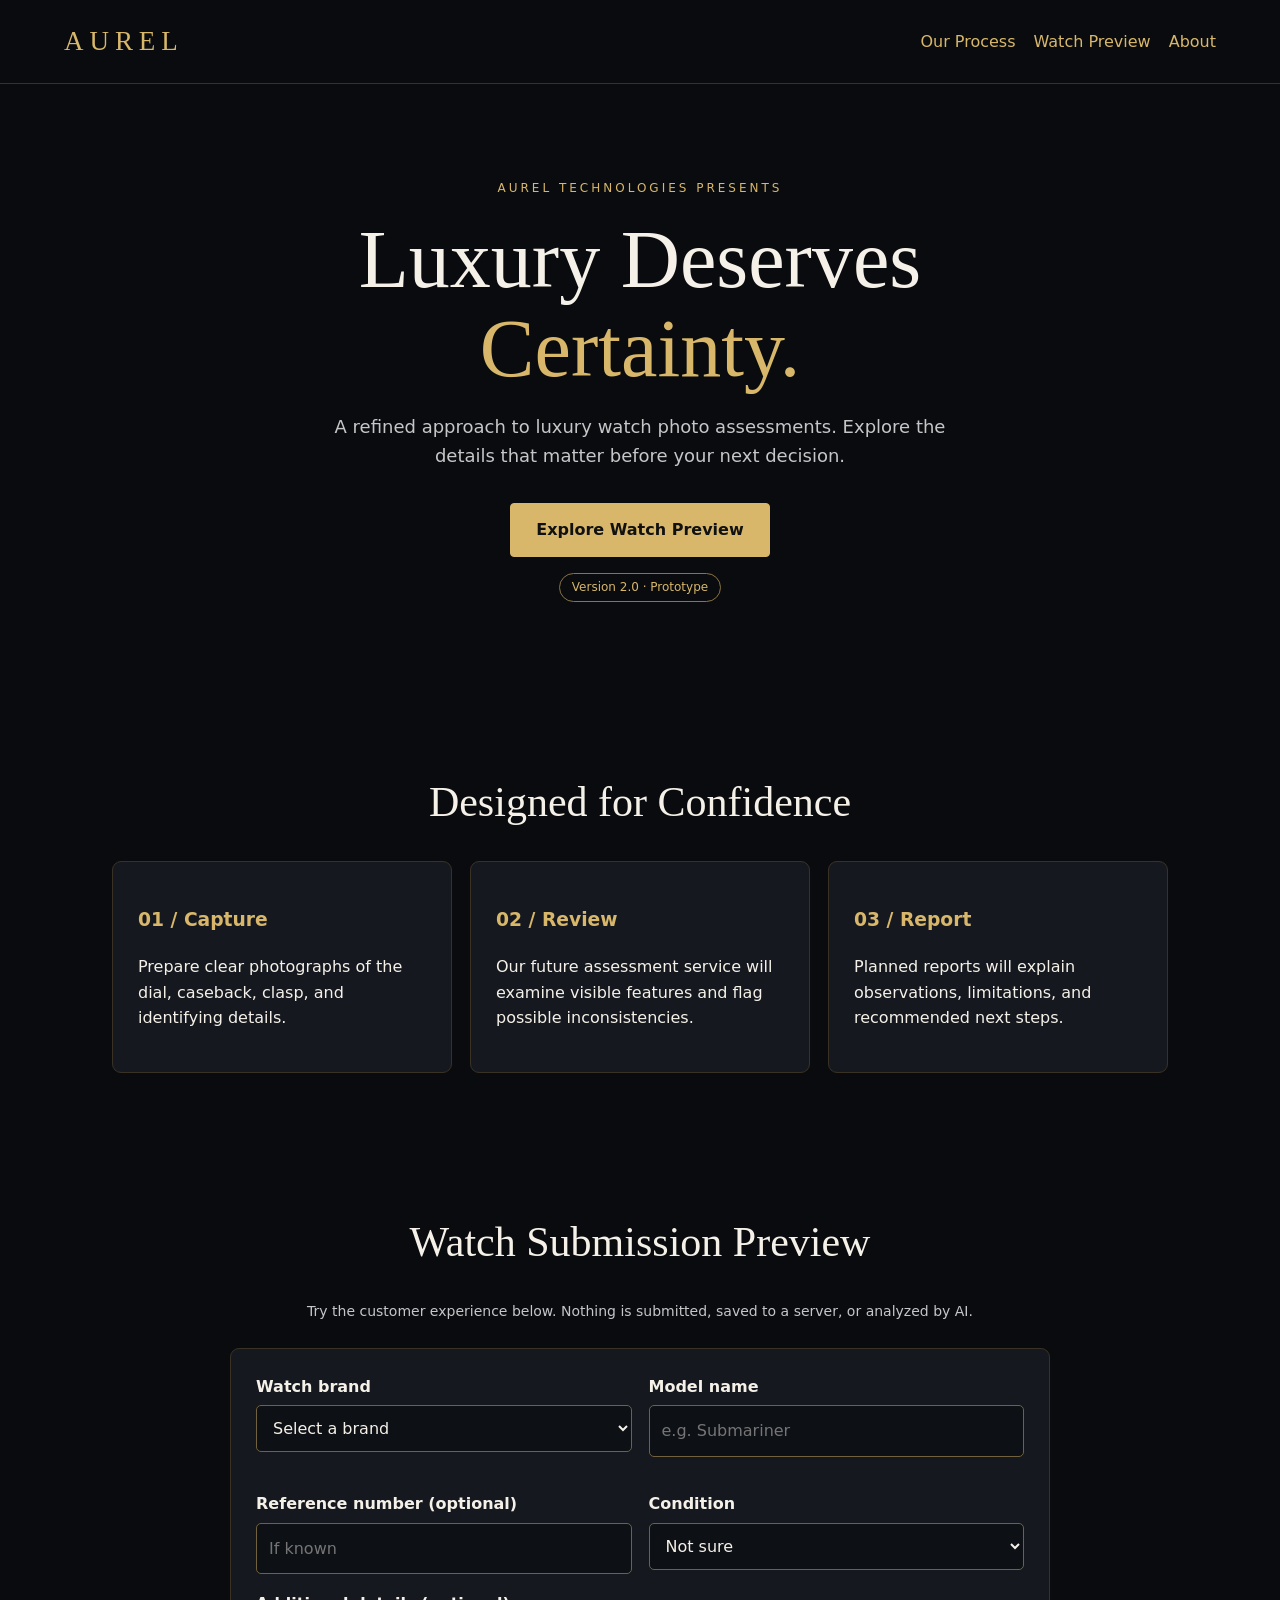
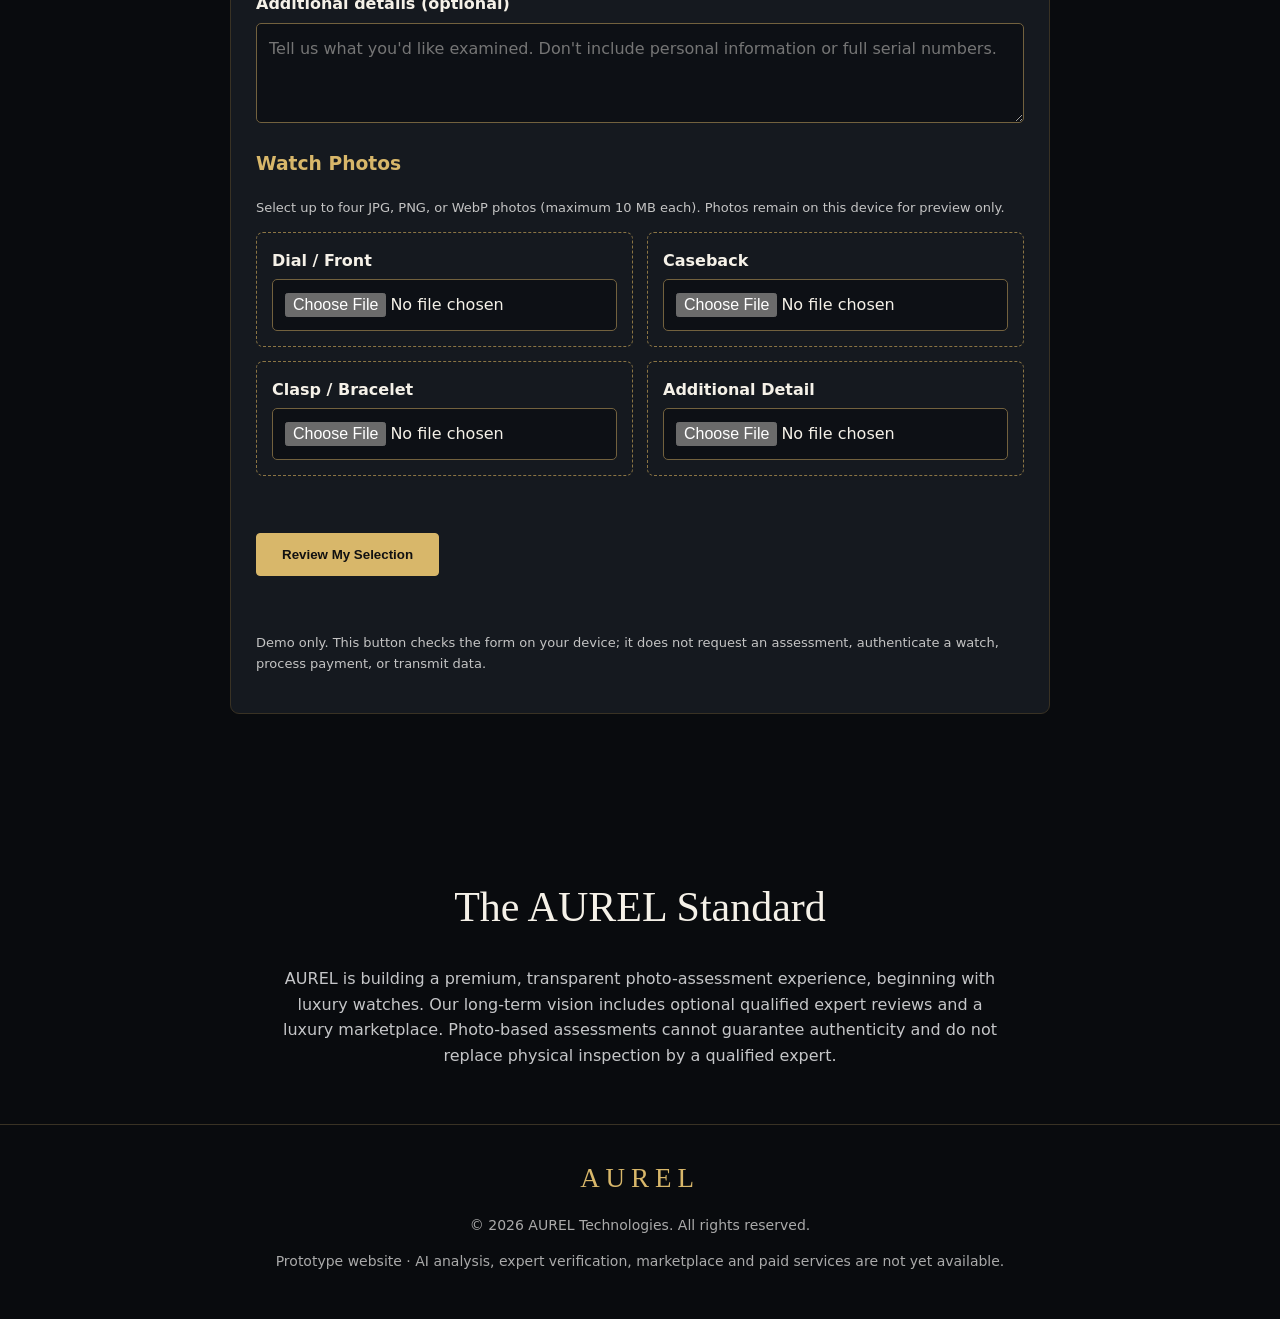
<file: aurel-v2-preview.html>
<!doctype html>
<html lang="en"><head><meta charset="utf-8"><meta name="viewport" content="width=device-width, initial-scale=1"><meta name="description" content="AUREL Luxury Authentication — Luxury Deserves Certainty."><title>AUREL | Luxury Deserves Certainty</title>
<style>
:root{color-scheme:dark;--gold:#d8b76a;--bg:#090b0e;--panel:#15191f;--line:#393224}*{box-sizing:border-box}html{scroll-behavior:smooth}body{margin:0;background:var(--bg);color:#f5f1e8;font:16px/1.6 system-ui,Arial,sans-serif}a{color:var(--gold)}header{display:flex;justify-content:space-between;align-items:center;padding:20px max(5vw,20px);border-bottom:1px solid var(--line)}.brand{font-family:Georgia,serif;font-size:27px;letter-spacing:.22em;color:var(--gold)}nav{display:flex;gap:18px;flex-wrap:wrap}nav a{text-decoration:none}.hero{max-width:950px;margin:auto;padding:95px 24px 70px;text-align:center}.eyebrow{color:var(--gold);letter-spacing:.25em;text-transform:uppercase;font-size:12px}h1{font:clamp(44px,8vw,82px)/1.08 Georgia,serif;margin:18px 0}h1 span{color:var(--gold)}.lead{max-width:650px;margin:20px auto 32px;color:#c5c6c8;font-size:18px}.button{display:inline-block;padding:13px 25px;border:1px solid var(--gold);background:var(--gold);color:#111;text-decoration:none;font-weight:700;border-radius:4px;cursor:pointer}.outline{background:transparent;color:var(--gold)}.wrap{max-width:1100px;margin:auto;padding:55px 22px}.section-title{font:clamp(30px,5vw,42px) Georgia,serif;text-align:center}.grid{display:grid;grid-template-columns:repeat(3,1fr);gap:18px}.card,.form-panel{background:var(--panel);border:1px solid var(--line);padding:25px;border-radius:9px}.card h3{color:var(--gold)}.form-panel{max-width:820px;margin:25px auto}.fields{display:grid;grid-template-columns:1fr 1fr;gap:17px}label{display:block;font-weight:600;margin-bottom:6px}input,select,textarea{width:100%;padding:12px;background:#0d1015;color:#f5f1e8;border:1px solid #72613e;border-radius:5px;font:inherit}input:focus,select:focus,textarea:focus{outline:2px solid var(--gold);outline-offset:2px}textarea{min-height:100px;resize:vertical}.field{margin-bottom:17px}.note{font-size:13px;color:#c4c4c4}.photos{display:grid;grid-template-columns:repeat(2,1fr);gap:14px}.photo-box{padding:15px;border:1px dashed #8a7444;border-radius:7px}.photo-box img{display:none;width:100%;max-height:190px;object-fit:contain;margin-top:12px;border-radius:5px}.status{color:var(--gold);min-height:25px}footer{text-align:center;border-top:1px solid var(--line);padding:32px 20px;color:#aaa;font-size:14px}.small{font-size:14px;color:#c5c6c8}.pill{display:inline-block;border:1px solid #8a7444;color:var(--gold);padding:4px 12px;border-radius:99px;font-size:12px}button:disabled{opacity:.5;cursor:not-allowed}@media(max-width:700px){header{flex-direction:column;gap:12px}nav{justify-content:center;font-size:14px}.grid,.fields,.photos{grid-template-columns:1fr}.hero{padding-top:65px}.form-panel{padding:18px}}
</style></head><body>
<header><div class="brand">AUREL</div><nav><a href="#process">Our Process</a><a href="#assessment">Watch Preview</a><a href="#about">About</a></nav></header>
<main><section class="hero"><div class="eyebrow">AUREL Technologies presents</div><h1>Luxury Deserves <span>Certainty.</span></h1><p class="lead">A refined approach to luxury watch photo assessments. Explore the details that matter before your next decision.</p><a class="button" href="#assessment">Explore Watch Preview</a><p><span class="pill">Version 2.0 · Prototype</span></p></section>
<section class="wrap" id="process"><h2 class="section-title">Designed for Confidence</h2><div class="grid"><div class="card"><h3>01 / Capture</h3><p>Prepare clear photographs of the dial, caseback, clasp, and identifying details.</p></div><div class="card"><h3>02 / Review</h3><p>Our future assessment service will examine visible features and flag possible inconsistencies.</p></div><div class="card"><h3>03 / Report</h3><p>Planned reports will explain observations, limitations, and recommended next steps.</p></div></div></section>
<section class="wrap" id="assessment"><h2 class="section-title">Watch Submission Preview</h2><p class="small" style="text-align:center;max-width:690px;margin:auto">Try the customer experience below. Nothing is submitted, saved to a server, or analyzed by AI.</p><div class="form-panel"><form id="watchForm"><div class="fields"><div class="field"><label for="brand">Watch brand</label><select id="brand" required><option value="">Select a brand</option><option>Rolex</option><option>Omega</option><option>Cartier</option><option>Breitling</option><option>Patek Philippe</option><option>Audemars Piguet</option><option>Tudor</option><option>TAG Heuer</option><option>Other / Unsure</option></select></div><div class="field"><label for="model">Model name</label><input id="model" maxlength="100" placeholder="e.g. Submariner" required></div><div class="field"><label for="reference">Reference number (optional)</label><input id="reference" maxlength="100" placeholder="If known"></div><div class="field"><label for="condition">Condition</label><select id="condition"><option>Not sure</option><option>New / Unworn</option><option>Pre-owned</option><option>Vintage</option></select></div></div><div class="field"><label for="details">Additional details (optional)</label><textarea id="details" maxlength="1000" placeholder="Tell us what you'd like examined. Don't include personal information or full serial numbers."></textarea></div><h3 style="color:var(--gold)">Watch Photos</h3><p class="note">Select up to four JPG, PNG, or WebP photos (maximum 10 MB each). Photos remain on this device for preview only.</p><div class="photos"><div class="photo-box"><label for="dial">Dial / Front</label><input id="dial" type="file" accept="image/jpeg,image/png,image/webp"><img id="dialPreview" alt="Dial preview"></div><div class="photo-box"><label for="back">Caseback</label><input id="back" type="file" accept="image/jpeg,image/png,image/webp"><img id="backPreview" alt="Caseback preview"></div><div class="photo-box"><label for="clasp">Clasp / Bracelet</label><input id="clasp" type="file" accept="image/jpeg,image/png,image/webp"><img id="claspPreview" alt="Clasp preview"></div><div class="photo-box"><label for="detailPhoto">Additional Detail</label><input id="detailPhoto" type="file" accept="image/jpeg,image/png,image/webp"><img id="detailPhotoPreview" alt="Detail preview"></div></div><p id="photoStatus" class="status" role="status" aria-live="polite"></p><button class="button" type="submit">Review My Selection</button><p id="formStatus" class="status" role="status" aria-live="polite"></p><p class="note">Demo only. This button checks the form on your device; it does not request an assessment, authenticate a watch, process payment, or transmit data.</p></form></div></section>
<section class="wrap" id="about"><h2 class="section-title">The AUREL Standard</h2><p style="max-width:740px;margin:auto;text-align:center;color:#c5c6c8">AUREL is building a premium, transparent photo-assessment experience, beginning with luxury watches. Our long-term vision includes optional qualified expert reviews and a luxury marketplace. Photo-based assessments cannot guarantee authenticity and do not replace physical inspection by a qualified expert.</p></section></main>
<footer><div class="brand">AUREL</div><p>© <span id="year"></span> AUREL Technologies. All rights reserved.</p><p>Prototype website · AI analysis, expert verification, marketplace and paid services are not yet available.</p></footer>
<script>
'use strict';document.getElementById('year').textContent=new Date().getFullYear();const photoFields=[['dial','dialPreview'],['back','backPreview'],['clasp','claspPreview'],['detailPhoto','detailPhotoPreview']];const urls=new Map();const photoStatus=document.getElementById('photoStatus');for(const [id,imgId] of photoFields){const input=document.getElementById(id),img=document.getElementById(imgId);input.addEventListener('change',()=>{if(urls.has(id)){URL.revokeObjectURL(urls.get(id));urls.delete(id)}img.removeAttribute('src');img.style.display='none';const file=input.files?.[0];if(!file)return;const allowed=['image/jpeg','image/png','image/webp'];if(!allowed.includes(file.type)||file.size>10*1024*1024){input.value='';photoStatus.textContent='Choose a JPG, PNG, or WebP image under 10 MB.';return}const url=URL.createObjectURL(file);urls.set(id,url);img.src=url;img.style.display='block';photoStatus.textContent='Photo preview ready. Images have not been uploaded.'})}window.addEventListener('pagehide',()=>{for(const url of urls.values())URL.revokeObjectURL(url)});document.getElementById('watchForm').addEventListener('submit',e=>{e.preventDefault();const brand=document.getElementById('brand').value,model=document.getElementById('model').value.trim(),count=photoFields.filter(([id])=>document.getElementById(id).files?.length).length;const status=document.getElementById('formStatus');if(!brand||!model){status.textContent='Please select a brand and enter a model.';return}if(!count){status.textContent='Please select at least one watch photo.';return}status.textContent=`Preview ready: ${brand} ${model} with ${count} photo${count===1?'':'s'}. No information was sent or saved.`});
</script></body></html>
</file>
